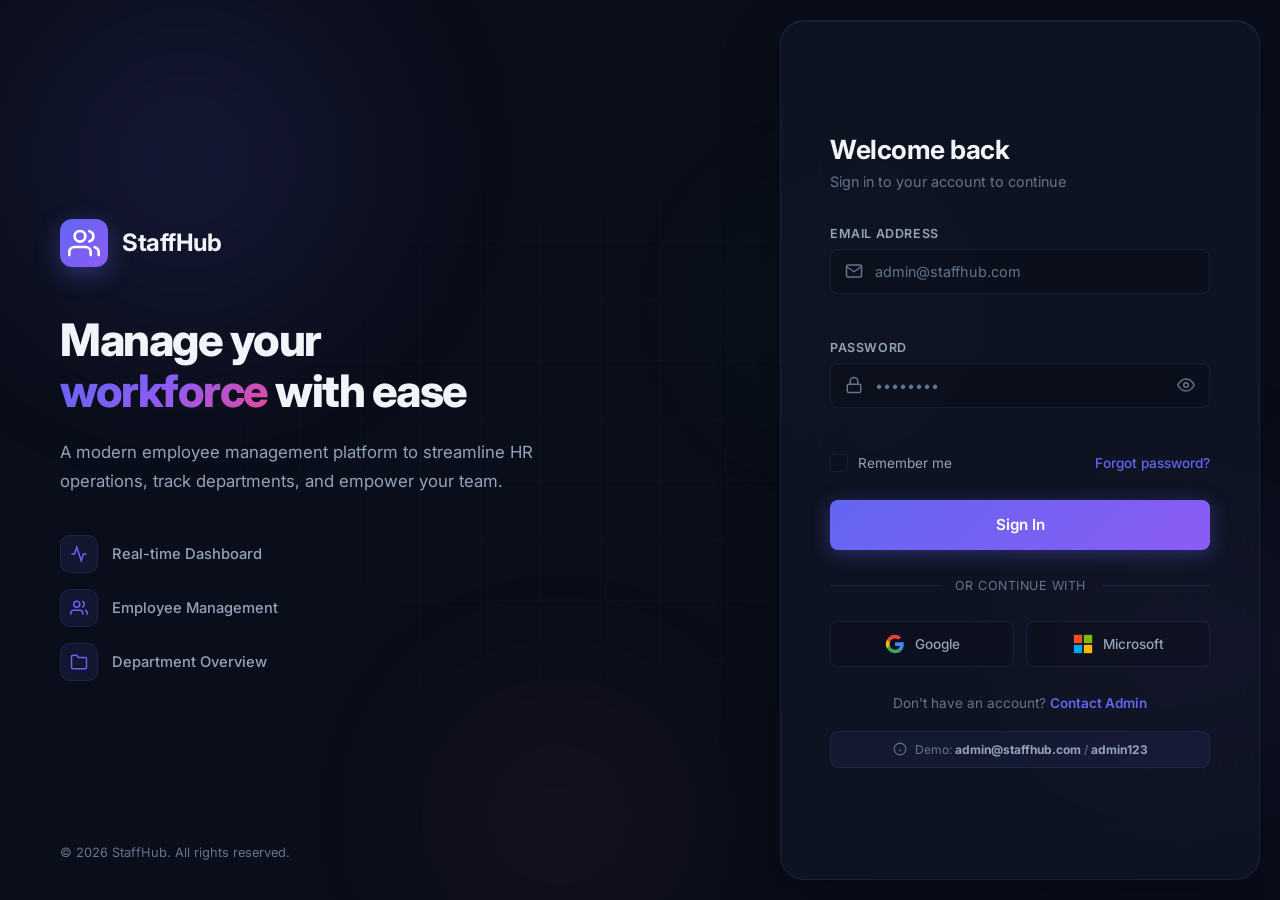
<file: index.html>
<!DOCTYPE html>
<html lang="en">

<head>
    <meta charset="UTF-8">
    <meta name="viewport" content="width=device-width, initial-scale=1.0">
    <meta name="description"
        content="Modern Employee Management System — Manage your workforce efficiently with an intuitive dashboard, employee records, and department overview.">
    <title>StaffHub — Employee Management System</title>
    <link rel="preconnect" href="https://fonts.googleapis.com">
    <link rel="preconnect" href="https://fonts.gstatic.com" crossorigin>
    <link href="https://fonts.googleapis.com/css2?family=Inter:wght@300;400;500;600;700;800&display=swap"
        rel="stylesheet">
    <link rel="stylesheet" href="style.css">
</head>

<body>
    <!-- Sidebar -->
    <aside class="sidebar" id="sidebar">
        <div class="sidebar-header">
            <div class="logo">
                <div class="logo-icon">
                    <svg width="28" height="28" viewBox="0 0 24 24" fill="none" stroke="currentColor" stroke-width="2"
                        stroke-linecap="round" stroke-linejoin="round">
                        <path d="M17 21v-2a4 4 0 0 0-4-4H5a4 4 0 0 0-4 4v2" />
                        <circle cx="9" cy="7" r="4" />
                        <path d="M23 21v-2a4 4 0 0 0-3-3.87" />
                        <path d="M16 3.13a4 4 0 0 1 0 7.75" />
                    </svg>
                </div>
                <span class="logo-text">StaffHub</span>
            </div>
        </div>
        <nav class="sidebar-nav">
            <a href="#" class="nav-item active" data-page="dashboard" id="nav-dashboard">
                <svg width="20" height="20" viewBox="0 0 24 24" fill="none" stroke="currentColor" stroke-width="2"
                    stroke-linecap="round" stroke-linejoin="round">
                    <rect x="3" y="3" width="7" height="7" />
                    <rect x="14" y="3" width="7" height="7" />
                    <rect x="14" y="14" width="7" height="7" />
                    <rect x="3" y="14" width="7" height="7" />
                </svg>
                <span>Dashboard</span>
            </a>
            <a href="#" class="nav-item" data-page="employees" id="nav-employees">
                <svg width="20" height="20" viewBox="0 0 24 24" fill="none" stroke="currentColor" stroke-width="2"
                    stroke-linecap="round" stroke-linejoin="round">
                    <path d="M17 21v-2a4 4 0 0 0-4-4H5a4 4 0 0 0-4 4v2" />
                    <circle cx="9" cy="7" r="4" />
                    <path d="M23 21v-2a4 4 0 0 0-3-3.87" />
                    <path d="M16 3.13a4 4 0 0 1 0 7.75" />
                </svg>
                <span>Employees</span>
            </a>
            <a href="#" class="nav-item" data-page="departments" id="nav-departments">
                <svg width="20" height="20" viewBox="0 0 24 24" fill="none" stroke="currentColor" stroke-width="2"
                    stroke-linecap="round" stroke-linejoin="round">
                    <path d="M22 19a2 2 0 0 1-2 2H4a2 2 0 0 1-2-2V5a2 2 0 0 1 2-2h5l2 3h9a2 2 0 0 1 2 2z" />
                </svg>
                <span>Departments</span>
            </a>
        </nav>
        <div class="sidebar-footer">
            <div class="user-info">
                <div class="user-avatar">A</div>
                <div class="user-details">
                    <span class="user-name">Admin User</span>
                    <span class="user-role">HR Manager</span>
                </div>
                <button class="logout-btn" id="logout-btn" title="Sign out" aria-label="Sign out">
                    <svg width="18" height="18" viewBox="0 0 24 24" fill="none" stroke="currentColor" stroke-width="2"
                        stroke-linecap="round" stroke-linejoin="round">
                        <path d="M9 21H5a2 2 0 0 1-2-2V5a2 2 0 0 1 2-2h4" />
                        <polyline points="16 17 21 12 16 7" />
                        <line x1="21" y1="12" x2="9" y2="12" />
                    </svg>
                </button>
            </div>
        </div>
    </aside>

    <!-- Main Content -->
    <main class="main-content">
        <!-- Top Bar -->
        <header class="topbar">
            <button class="menu-toggle" id="menu-toggle" aria-label="Toggle menu">
                <svg width="24" height="24" viewBox="0 0 24 24" fill="none" stroke="currentColor" stroke-width="2"
                    stroke-linecap="round" stroke-linejoin="round">
                    <line x1="3" y1="12" x2="21" y2="12" />
                    <line x1="3" y1="6" x2="21" y2="6" />
                    <line x1="3" y1="18" x2="21" y2="18" />
                </svg>
            </button>
            <div class="topbar-search">
                <svg width="18" height="18" viewBox="0 0 24 24" fill="none" stroke="currentColor" stroke-width="2"
                    stroke-linecap="round" stroke-linejoin="round">
                    <circle cx="11" cy="11" r="8" />
                    <line x1="21" y1="21" x2="16.65" y2="16.65" />
                </svg>
                <input type="text" placeholder="Search employees, departments..." id="global-search">
            </div>
            <div class="topbar-actions">
                <button class="btn btn-primary" id="add-employee-btn">
                    <svg width="18" height="18" viewBox="0 0 24 24" fill="none" stroke="currentColor" stroke-width="2"
                        stroke-linecap="round" stroke-linejoin="round">
                        <line x1="12" y1="5" x2="12" y2="19" />
                        <line x1="5" y1="12" x2="19" y2="12" />
                    </svg>
                    <span>Add Employee</span>
                </button>
            </div>
        </header>

        <!-- Pages -->
        <div class="page-content">
            <!-- Dashboard Page -->
            <section class="page active" id="page-dashboard">
                <div class="page-header">
                    <h1>Dashboard</h1>
                    <p class="page-subtitle">Welcome back! Here's your workforce overview.</p>
                </div>
                <div class="stats-grid">
                    <div class="stat-card" id="stat-total">
                        <div class="stat-icon" style="--accent: #6366f1;">
                            <svg width="24" height="24" viewBox="0 0 24 24" fill="none" stroke="currentColor"
                                stroke-width="2">
                                <path d="M17 21v-2a4 4 0 0 0-4-4H5a4 4 0 0 0-4 4v2" />
                                <circle cx="9" cy="7" r="4" />
                                <path d="M23 21v-2a4 4 0 0 0-3-3.87" />
                                <path d="M16 3.13a4 4 0 0 1 0 7.75" />
                            </svg>
                        </div>
                        <div class="stat-info">
                            <span class="stat-value" id="total-employees">0</span>
                            <span class="stat-label">Total Employees</span>
                        </div>
                    </div>
                    <div class="stat-card" id="stat-departments">
                        <div class="stat-icon" style="--accent: #8b5cf6;">
                            <svg width="24" height="24" viewBox="0 0 24 24" fill="none" stroke="currentColor"
                                stroke-width="2">
                                <path d="M22 19a2 2 0 0 1-2 2H4a2 2 0 0 1-2-2V5a2 2 0 0 1 2-2h5l2 3h9a2 2 0 0 1 2 2z" />
                            </svg>
                        </div>
                        <div class="stat-info">
                            <span class="stat-value" id="total-departments">0</span>
                            <span class="stat-label">Departments</span>
                        </div>
                    </div>
                    <div class="stat-card" id="stat-active">
                        <div class="stat-icon" style="--accent: #10b981;">
                            <svg width="24" height="24" viewBox="0 0 24 24" fill="none" stroke="currentColor"
                                stroke-width="2">
                                <polyline points="22 12 18 12 15 21 9 3 6 12 2 12" />
                            </svg>
                        </div>
                        <div class="stat-info">
                            <span class="stat-value" id="active-employees">0</span>
                            <span class="stat-label">Active</span>
                        </div>
                    </div>
                    <div class="stat-card" id="stat-onleave">
                        <div class="stat-icon" style="--accent: #f59e0b;">
                            <svg width="24" height="24" viewBox="0 0 24 24" fill="none" stroke="currentColor"
                                stroke-width="2">
                                <circle cx="12" cy="12" r="10" />
                                <line x1="12" y1="8" x2="12" y2="12" />
                                <line x1="12" y1="16" x2="12.01" y2="16" />
                            </svg>
                        </div>
                        <div class="stat-info">
                            <span class="stat-value" id="onleave-employees">0</span>
                            <span class="stat-label">On Leave</span>
                        </div>
                    </div>
                </div>

                <div class="dashboard-grid">
                    <div class="card recent-employees-card">
                        <div class="card-header">
                            <h2>Recent Employees</h2>
                            <a href="#" class="view-all-link" data-page="employees">View All</a>
                        </div>
                        <div class="card-body">
                            <div id="recent-employees-list" class="recent-list"></div>
                        </div>
                    </div>
                    <div class="card department-breakdown-card">
                        <div class="card-header">
                            <h2>Department Breakdown</h2>
                        </div>
                        <div class="card-body">
                            <div id="department-chart" class="department-bars"></div>
                        </div>
                    </div>
                </div>
            </section>

            <!-- Employees Page -->
            <section class="page" id="page-employees">
                <div class="page-header">
                    <h1>Employees</h1>
                    <p class="page-subtitle">Manage your team members and their information.</p>
                </div>
                <div class="table-controls">
                    <div class="table-search">
                        <svg width="18" height="18" viewBox="0 0 24 24" fill="none" stroke="currentColor"
                            stroke-width="2" stroke-linecap="round" stroke-linejoin="round">
                            <circle cx="11" cy="11" r="8" />
                            <line x1="21" y1="21" x2="16.65" y2="16.65" />
                        </svg>
                        <input type="text" placeholder="Search by name, email, or role..." id="employee-search">
                    </div>
                    <div class="table-filters">
                        <select id="filter-department" class="filter-select">
                            <option value="">All Departments</option>
                        </select>
                        <select id="filter-status" class="filter-select">
                            <option value="">All Status</option>
                            <option value="Active">Active</option>
                            <option value="On Leave">On Leave</option>
                            <option value="Inactive">Inactive</option>
                        </select>
                    </div>
                </div>
                <div class="card table-card">
                    <div class="table-wrapper">
                        <table class="data-table" id="employees-table">
                            <thead>
                                <tr>
                                    <th>Employee</th>
                                    <th>Email</th>
                                    <th>Department</th>
                                    <th>Role</th>
                                    <th>Status</th>
                                    <th>Actions</th>
                                </tr>
                            </thead>
                            <tbody id="employees-table-body">
                            </tbody>
                        </table>
                    </div>
                    <div class="empty-state" id="employees-empty" style="display:none;">
                        <svg width="64" height="64" viewBox="0 0 24 24" fill="none" stroke="currentColor"
                            stroke-width="1" stroke-linecap="round" stroke-linejoin="round">
                            <path d="M17 21v-2a4 4 0 0 0-4-4H5a4 4 0 0 0-4 4v2" />
                            <circle cx="9" cy="7" r="4" />
                            <line x1="17" y1="11" x2="23" y2="11" />
                        </svg>
                        <h3>No employees found</h3>
                        <p>Get started by adding your first employee.</p>
                    </div>
                </div>
            </section>

            <!-- Departments Page -->
            <section class="page" id="page-departments">
                <div class="page-header">
                    <h1>Departments</h1>
                    <p class="page-subtitle">Overview of all departments and their team sizes.</p>
                </div>
                <div class="departments-grid" id="departments-grid">
                </div>
                <div class="empty-state" id="departments-empty" style="display:none;">
                    <svg width="64" height="64" viewBox="0 0 24 24" fill="none" stroke="currentColor" stroke-width="1"
                        stroke-linecap="round" stroke-linejoin="round">
                        <path d="M22 19a2 2 0 0 1-2 2H4a2 2 0 0 1-2-2V5a2 2 0 0 1 2-2h5l2 3h9a2 2 0 0 1 2 2z" />
                    </svg>
                    <h3>No departments yet</h3>
                    <p>Departments are created automatically when you add employees.</p>
                </div>
            </section>
        </div>
    </main>

    <!-- Employee Modal -->
    <div class="modal-overlay" id="employee-modal">
        <div class="modal">
            <div class="modal-header">
                <h2 id="modal-title">Add Employee</h2>
                <button class="modal-close" id="modal-close" aria-label="Close modal">
                    <svg width="20" height="20" viewBox="0 0 24 24" fill="none" stroke="currentColor" stroke-width="2"
                        stroke-linecap="round" stroke-linejoin="round">
                        <line x1="18" y1="6" x2="6" y2="18" />
                        <line x1="6" y1="6" x2="18" y2="18" />
                    </svg>
                </button>
            </div>
            <form id="employee-form" class="modal-form">
                <input type="hidden" id="employee-id">
                <div class="form-row">
                    <div class="form-group">
                        <label for="emp-first-name">First Name</label>
                        <input type="text" id="emp-first-name" required placeholder="e.g. John">
                    </div>
                    <div class="form-group">
                        <label for="emp-last-name">Last Name</label>
                        <input type="text" id="emp-last-name" required placeholder="e.g. Doe">
                    </div>
                </div>
                <div class="form-group">
                    <label for="emp-email">Email Address</label>
                    <input type="email" id="emp-email" required placeholder="e.g. john.doe@company.com">
                </div>
                <div class="form-row">
                    <div class="form-group">
                        <label for="emp-phone">Phone Number</label>
                        <input type="tel" id="emp-phone" placeholder="e.g. +1 234 567 890">
                    </div>
                    <div class="form-group">
                        <label for="emp-doj">Date of Joining</label>
                        <input type="date" id="emp-doj" required>
                    </div>
                </div>
                <div class="form-row">
                    <div class="form-group">
                        <label for="emp-department">Department</label>
                        <input type="text" id="emp-department" required placeholder="e.g. Engineering"
                            list="dept-suggestions">
                        <datalist id="dept-suggestions"></datalist>
                    </div>
                    <div class="form-group">
                        <label for="emp-role">Role / Position</label>
                        <input type="text" id="emp-role" required placeholder="e.g. Software Engineer">
                    </div>
                </div>
                <div class="form-row">
                    <div class="form-group">
                        <label for="emp-salary">Salary</label>
                        <input type="number" id="emp-salary" placeholder="e.g. 75000" min="0">
                    </div>
                    <div class="form-group">
                        <label for="emp-status">Status</label>
                        <select id="emp-status">
                            <option value="Active">Active</option>
                            <option value="On Leave">On Leave</option>
                            <option value="Inactive">Inactive</option>
                        </select>
                    </div>
                </div>
                <div class="form-actions">
                    <button type="button" class="btn btn-ghost" id="modal-cancel">Cancel</button>
                    <button type="submit" class="btn btn-primary" id="modal-submit">Add Employee</button>
                </div>
            </form>
        </div>
    </div>

    <!-- Delete Confirmation Modal -->
    <div class="modal-overlay" id="delete-modal">
        <div class="modal modal-sm">
            <div class="modal-header">
                <h2>Confirm Deletion</h2>
                <button class="modal-close" id="delete-modal-close" aria-label="Close modal">
                    <svg width="20" height="20" viewBox="0 0 24 24" fill="none" stroke="currentColor" stroke-width="2"
                        stroke-linecap="round" stroke-linejoin="round">
                        <line x1="18" y1="6" x2="6" y2="18" />
                        <line x1="6" y1="6" x2="18" y2="18" />
                    </svg>
                </button>
            </div>
            <div class="modal-body">
                <p>Are you sure you want to delete <strong id="delete-emp-name"></strong>? This action cannot be undone.
                </p>
            </div>
            <div class="form-actions">
                <button class="btn btn-ghost" id="delete-cancel">Cancel</button>
                <button class="btn btn-danger" id="delete-confirm">Delete</button>
            </div>
        </div>
    </div>

    <!-- Toast Notification -->
    <div class="toast-container" id="toast-container"></div>

    <script src="app.js"></script>
</body>

</html>
</file>
<file: style.css>
/* ===== CSS Variables & Reset ===== */
:root {
    --bg-primary: #0a0e1a;
    --bg-secondary: #111827;
    --bg-card: rgba(17, 24, 39, 0.7);
    --bg-card-hover: rgba(30, 41, 59, 0.8);
    --border: rgba(99, 102, 241, 0.15);
    --border-hover: rgba(99, 102, 241, 0.35);
    --text-primary: #f1f5f9;
    --text-secondary: #94a3b8;
    --text-muted: #64748b;
    --accent: #6366f1;
    --accent-hover: #818cf8;
    --accent-glow: rgba(99, 102, 241, 0.25);
    --success: #10b981;
    --warning: #f59e0b;
    --danger: #ef4444;
    --danger-hover: #f87171;
    --sidebar-width: 260px;
    --topbar-height: 72px;
    --radius: 12px;
    --radius-sm: 8px;
    --transition: 0.25s cubic-bezier(0.4, 0, 0.2, 1);
}

*, *::before, *::after { box-sizing: border-box; margin: 0; padding: 0; }

body {
    font-family: 'Inter', system-ui, sans-serif;
    background: var(--bg-primary);
    color: var(--text-primary);
    min-height: 100vh;
    overflow-x: hidden;
    background-image:
        radial-gradient(ellipse 80% 50% at 50% -20%, rgba(99,102,241,0.12), transparent),
        radial-gradient(ellipse 60% 40% at 80% 100%, rgba(139,92,246,0.08), transparent);
}

/* ===== Scrollbar ===== */
::-webkit-scrollbar { width: 6px; }
::-webkit-scrollbar-track { background: transparent; }
::-webkit-scrollbar-thumb { background: var(--text-muted); border-radius: 3px; }
::-webkit-scrollbar-thumb:hover { background: var(--text-secondary); }

/* ===== Sidebar ===== */
.sidebar {
    position: fixed; left: 0; top: 0; bottom: 0;
    width: var(--sidebar-width);
    background: rgba(15, 23, 42, 0.95);
    backdrop-filter: blur(20px);
    border-right: 1px solid var(--border);
    display: flex; flex-direction: column;
    z-index: 100;
    transition: transform var(--transition);
}

.sidebar-header { padding: 24px 20px; border-bottom: 1px solid var(--border); }

.logo { display: flex; align-items: center; gap: 12px; }

.logo-icon {
    width: 42px; height: 42px;
    background: linear-gradient(135deg, #6366f1, #8b5cf6);
    border-radius: 10px;
    display: flex; align-items: center; justify-content: center;
    color: #fff;
    box-shadow: 0 4px 15px rgba(99,102,241,0.35);
}

.logo-text { font-size: 1.3rem; font-weight: 700; letter-spacing: -0.5px; }

.sidebar-nav { flex: 1; padding: 16px 12px; display: flex; flex-direction: column; gap: 4px; }

.nav-item {
    display: flex; align-items: center; gap: 12px;
    padding: 12px 16px;
    border-radius: var(--radius-sm);
    color: var(--text-secondary);
    text-decoration: none;
    font-size: 0.9rem; font-weight: 500;
    transition: all var(--transition);
    position: relative;
}

.nav-item:hover { color: var(--text-primary); background: rgba(99,102,241,0.08); }

.nav-item.active {
    color: #fff;
    background: linear-gradient(135deg, rgba(99,102,241,0.2), rgba(139,92,246,0.15));
    box-shadow: 0 0 20px rgba(99,102,241,0.1);
}

.nav-item.active::before {
    content: '';
    position: absolute; left: 0; top: 50%; transform: translateY(-50%);
    width: 3px; height: 24px;
    background: var(--accent);
    border-radius: 0 3px 3px 0;
}

.sidebar-footer { padding: 16px 20px; border-top: 1px solid var(--border); }

.user-info { display: flex; align-items: center; gap: 12px; }

.user-avatar {
    width: 38px; height: 38px;
    background: linear-gradient(135deg, #6366f1, #ec4899);
    border-radius: 10px;
    display: flex; align-items: center; justify-content: center;
    font-weight: 600; font-size: 0.9rem; color: #fff;
}

.user-details { display: flex; flex-direction: column; }
.user-name { font-size: 0.85rem; font-weight: 600; }
.user-role { font-size: 0.75rem; color: var(--text-muted); }

.logout-btn {
    margin-left: auto;
    background: none;
    border: 1px solid transparent;
    color: var(--text-muted);
    cursor: pointer;
    padding: 8px;
    border-radius: var(--radius-sm);
    display: flex;
    align-items: center;
    justify-content: center;
    transition: all var(--transition);
    flex-shrink: 0;
}

.logout-btn:hover {
    color: var(--danger);
    background: rgba(239,68,68,0.1);
    border-color: rgba(239,68,68,0.25);
}

/* ===== Main Content ===== */
.main-content {
    margin-left: var(--sidebar-width);
    min-height: 100vh;
    transition: margin-left var(--transition);
}

/* ===== Top Bar ===== */
.topbar {
    height: var(--topbar-height);
    padding: 0 32px;
    display: flex; align-items: center; gap: 16px;
    border-bottom: 1px solid var(--border);
    background: rgba(10, 14, 26, 0.8);
    backdrop-filter: blur(12px);
    position: sticky; top: 0; z-index: 50;
}

.menu-toggle {
    display: none;
    background: none; border: none; color: var(--text-secondary);
    cursor: pointer; padding: 8px; border-radius: var(--radius-sm);
    transition: all var(--transition);
}

.menu-toggle:hover { color: var(--text-primary); background: rgba(99,102,241,0.1); }

.topbar-search {
    flex: 1; max-width: 420px;
    display: flex; align-items: center; gap: 10px;
    background: var(--bg-secondary);
    border: 1px solid var(--border);
    border-radius: var(--radius-sm);
    padding: 0 14px;
    transition: border-color var(--transition);
}

.topbar-search:focus-within { border-color: var(--accent); box-shadow: 0 0 0 3px var(--accent-glow); }

.topbar-search svg { color: var(--text-muted); flex-shrink: 0; }

.topbar-search input {
    flex: 1; background: none; border: none; outline: none;
    color: var(--text-primary); font-size: 0.875rem;
    padding: 10px 0; font-family: inherit;
}

.topbar-search input::placeholder { color: var(--text-muted); }

.topbar-actions { margin-left: auto; display: flex; align-items: center; gap: 12px; }

/* ===== Buttons ===== */
.btn {
    display: inline-flex; align-items: center; gap: 8px;
    padding: 10px 20px;
    border-radius: var(--radius-sm);
    font-size: 0.875rem; font-weight: 500; font-family: inherit;
    cursor: pointer; border: none;
    transition: all var(--transition);
}

.btn-primary {
    background: linear-gradient(135deg, #6366f1, #8b5cf6);
    color: #fff;
    box-shadow: 0 4px 15px rgba(99,102,241,0.3);
}

.btn-primary:hover {
    transform: translateY(-1px);
    box-shadow: 0 6px 20px rgba(99,102,241,0.45);
}

.btn-ghost {
    background: transparent;
    color: var(--text-secondary);
    border: 1px solid var(--border);
}

.btn-ghost:hover { color: var(--text-primary); border-color: var(--border-hover); background: rgba(99,102,241,0.05); }

.btn-danger { background: var(--danger); color: #fff; }
.btn-danger:hover { background: var(--danger-hover); }

.btn-icon {
    width: 36px; height: 36px; padding: 0;
    display: inline-flex; align-items: center; justify-content: center;
    border-radius: var(--radius-sm);
    background: transparent; border: 1px solid transparent;
    color: var(--text-muted); cursor: pointer;
    transition: all var(--transition);
}

.btn-icon:hover { color: var(--text-primary); background: rgba(99,102,241,0.1); border-color: var(--border); }
.btn-icon.danger:hover { color: var(--danger); background: rgba(239,68,68,0.1); border-color: rgba(239,68,68,0.3); }

/* ===== Page Content ===== */
.page-content { padding: 32px; }

.page { display: none; animation: fadeIn 0.35s ease; }
.page.active { display: block; }

@keyframes fadeIn { from { opacity: 0; transform: translateY(10px); } to { opacity: 1; transform: translateY(0); } }

.page-header { margin-bottom: 28px; }
.page-header h1 { font-size: 1.75rem; font-weight: 700; letter-spacing: -0.5px; }
.page-subtitle { color: var(--text-secondary); font-size: 0.9rem; margin-top: 4px; }

/* ===== Stats Grid ===== */
.stats-grid { display: grid; grid-template-columns: repeat(4, 1fr); gap: 20px; margin-bottom: 28px; }

.stat-card {
    background: var(--bg-card);
    backdrop-filter: blur(10px);
    border: 1px solid var(--border);
    border-radius: var(--radius);
    padding: 24px;
    display: flex; align-items: center; gap: 18px;
    transition: all var(--transition);
    position: relative;
    overflow: hidden;
}

.stat-card::before {
    content: '';
    position: absolute; top: 0; left: 0; right: 0;
    height: 2px;
    background: linear-gradient(90deg, transparent, var(--accent, #6366f1), transparent);
    opacity: 0;
    transition: opacity var(--transition);
}

.stat-card:hover { border-color: var(--border-hover); transform: translateY(-2px); }
.stat-card:hover::before { opacity: 1; }

.stat-icon {
    width: 52px; height: 52px;
    background: rgba(99,102,241,0.1);
    border-radius: 12px;
    display: flex; align-items: center; justify-content: center;
    color: var(--accent, #6366f1);
    flex-shrink: 0;
}

.stat-info { display: flex; flex-direction: column; gap: 4px; }
.stat-value { font-size: 1.75rem; font-weight: 700; letter-spacing: -1px; }
.stat-label { font-size: 0.8rem; color: var(--text-muted); font-weight: 500; text-transform: uppercase; letter-spacing: 0.5px; }

/* ===== Dashboard Grid ===== */
.dashboard-grid { display: grid; grid-template-columns: 1.2fr 0.8fr; gap: 20px; }

/* ===== Cards ===== */
.card {
    background: var(--bg-card);
    backdrop-filter: blur(10px);
    border: 1px solid var(--border);
    border-radius: var(--radius);
    overflow: hidden;
}

.card-header {
    padding: 20px 24px;
    border-bottom: 1px solid var(--border);
    display: flex; align-items: center; justify-content: space-between;
}

.card-header h2 { font-size: 1rem; font-weight: 600; }

.view-all-link { font-size: 0.8rem; color: var(--accent); text-decoration: none; font-weight: 500; }
.view-all-link:hover { color: var(--accent-hover); }

.card-body { padding: 16px 24px; }

/* ===== Recent Employees List ===== */
.recent-list { display: flex; flex-direction: column; }

.recent-item {
    display: flex; align-items: center; gap: 14px;
    padding: 14px 0;
    border-bottom: 1px solid var(--border);
}

.recent-item:last-child { border-bottom: none; }

.emp-avatar {
    width: 40px; height: 40px;
    border-radius: 10px;
    display: flex; align-items: center; justify-content: center;
    font-weight: 600; font-size: 0.85rem; color: #fff;
    flex-shrink: 0;
}

.emp-info { flex: 1; }
.emp-name { font-size: 0.9rem; font-weight: 600; }
.emp-role-small { font-size: 0.78rem; color: var(--text-muted); }

.emp-status-badge {
    padding: 4px 12px;
    border-radius: 20px;
    font-size: 0.72rem;
    font-weight: 600;
    text-transform: uppercase;
    letter-spacing: 0.5px;
}

.emp-status-badge.active { background: rgba(16,185,129,0.15); color: var(--success); }
.emp-status-badge.on-leave { background: rgba(245,158,11,0.15); color: var(--warning); }
.emp-status-badge.inactive { background: rgba(239,68,68,0.15); color: var(--danger); }

/* ===== Department Bars ===== */
.department-bars { display: flex; flex-direction: column; gap: 16px; padding: 4px 0; }

.dept-bar-item { display: flex; flex-direction: column; gap: 8px; }

.dept-bar-header { display: flex; justify-content: space-between; align-items: center; }
.dept-bar-name { font-size: 0.85rem; font-weight: 500; }
.dept-bar-count { font-size: 0.8rem; color: var(--text-muted); }

.dept-bar-track {
    height: 8px;
    background: rgba(99,102,241,0.1);
    border-radius: 4px;
    overflow: hidden;
}

.dept-bar-fill {
    height: 100%;
    border-radius: 4px;
    transition: width 0.8s cubic-bezier(0.4, 0, 0.2, 1);
    background: linear-gradient(90deg, #6366f1, #8b5cf6);
}

/* ===== Table ===== */
.table-controls {
    display: flex; align-items: center; justify-content: space-between;
    margin-bottom: 16px; gap: 16px; flex-wrap: wrap;
}

.table-search {
    display: flex; align-items: center; gap: 10px;
    background: var(--bg-secondary);
    border: 1px solid var(--border);
    border-radius: var(--radius-sm);
    padding: 0 14px; flex: 1; max-width: 360px;
    transition: border-color var(--transition);
}

.table-search:focus-within { border-color: var(--accent); box-shadow: 0 0 0 3px var(--accent-glow); }
.table-search svg { color: var(--text-muted); flex-shrink: 0; }

.table-search input {
    flex: 1; background: none; border: none; outline: none;
    color: var(--text-primary); font-size: 0.875rem;
    padding: 10px 0; font-family: inherit;
}

.table-search input::placeholder { color: var(--text-muted); }

.table-filters { display: flex; gap: 10px; }

.filter-select {
    background: var(--bg-secondary);
    border: 1px solid var(--border);
    border-radius: var(--radius-sm);
    color: var(--text-secondary);
    padding: 10px 14px;
    font-size: 0.85rem; font-family: inherit;
    cursor: pointer;
    transition: all var(--transition);
}

.filter-select:focus { border-color: var(--accent); outline: none; box-shadow: 0 0 0 3px var(--accent-glow); }

.table-wrapper { overflow-x: auto; }

.data-table { width: 100%; border-collapse: collapse; }

.data-table th {
    text-align: left; padding: 14px 20px;
    font-size: 0.75rem; font-weight: 600;
    text-transform: uppercase; letter-spacing: 0.5px;
    color: var(--text-muted);
    border-bottom: 1px solid var(--border);
    white-space: nowrap;
}

.data-table td {
    padding: 16px 20px;
    font-size: 0.875rem;
    border-bottom: 1px solid var(--border);
    vertical-align: middle;
}

.data-table tbody tr { transition: background var(--transition); }
.data-table tbody tr:hover { background: rgba(99,102,241,0.04); }
.data-table tbody tr:last-child td { border-bottom: none; }

.emp-cell { display: flex; align-items: center; gap: 12px; }
.emp-cell .emp-avatar { width: 36px; height: 36px; font-size: 0.8rem; }

.actions-cell { display: flex; gap: 4px; }

/* ===== Empty State ===== */
.empty-state {
    display: flex; flex-direction: column; align-items: center; justify-content: center;
    padding: 60px 20px; color: var(--text-muted); text-align: center;
}

.empty-state svg { margin-bottom: 16px; opacity: 0.3; }
.empty-state h3 { font-size: 1.1rem; font-weight: 600; color: var(--text-secondary); margin-bottom: 6px; }
.empty-state p { font-size: 0.85rem; }

/* ===== Departments Grid ===== */
.departments-grid { display: grid; grid-template-columns: repeat(auto-fill, minmax(280px, 1fr)); gap: 20px; }

.dept-card {
    background: var(--bg-card);
    backdrop-filter: blur(10px);
    border: 1px solid var(--border);
    border-radius: var(--radius);
    padding: 28px;
    position: relative; overflow: hidden;
    transition: all var(--transition);
}

.dept-card:hover { border-color: var(--border-hover); transform: translateY(-3px); box-shadow: 0 8px 30px rgba(0,0,0,0.2); }

.dept-card::before {
    content: '';
    position: absolute; top: 0; left: 0; right: 0;
    height: 3px;
    background: linear-gradient(90deg, var(--dept-color, #6366f1), transparent);
}

.dept-card-icon {
    width: 48px; height: 48px;
    background: rgba(99,102,241,0.1);
    border-radius: 12px;
    display: flex; align-items: center; justify-content: center;
    margin-bottom: 16px;
    color: var(--dept-color, var(--accent));
}

.dept-card h3 { font-size: 1.05rem; font-weight: 600; margin-bottom: 6px; }
.dept-card-count { font-size: 0.85rem; color: var(--text-muted); }

.dept-card-members { display: flex; margin-top: 16px; }

.dept-card-members .emp-avatar {
    width: 32px; height: 32px;
    font-size: 0.7rem;
    border: 2px solid var(--bg-primary);
    margin-left: -8px;  
}

.dept-card-members .emp-avatar:first-child { margin-left: 0; }

.dept-card-more {
    width: 32px; height: 32px;
    border-radius: 10px;
    background: var(--bg-secondary);
    border: 2px solid var(--bg-primary);
    display: flex; align-items: center; justify-content: center;
    font-size: 0.65rem; color: var(--text-muted); font-weight: 600;
    margin-left: -8px;
}

/* ===== Modal ===== */
.modal-overlay {
    position: fixed; inset: 0;
    background: rgba(0,0,0,0.6);
    backdrop-filter: blur(4px);
    display: flex; align-items: center; justify-content: center;
    z-index: 200;
    opacity: 0; visibility: hidden;
    transition: all var(--transition);
}

.modal-overlay.active { opacity: 1; visibility: visible; }

.modal {
    background: var(--bg-secondary);
    border: 1px solid var(--border);
    border-radius: 16px;
    width: 100%; max-width: 560px;
    max-height: 90vh; overflow-y: auto;
    transform: scale(0.95) translateY(10px);
    transition: transform var(--transition);
    box-shadow: 0 25px 60px rgba(0,0,0,0.4);
}

.modal-overlay.active .modal { transform: scale(1) translateY(0); }

.modal-sm { max-width: 420px; }

.modal-header {
    padding: 24px 28px 16px;
    display: flex; align-items: center; justify-content: space-between;
}

.modal-header h2 { font-size: 1.2rem; font-weight: 700; }

.modal-close {
    background: none; border: none; color: var(--text-muted);
    cursor: pointer; padding: 4px;
    transition: color var(--transition);
}

.modal-close:hover { color: var(--text-primary); }

.modal-body { padding: 0 28px 24px; }
.modal-body p { color: var(--text-secondary); font-size: 0.9rem; line-height: 1.6; }

.modal-form { padding: 0 28px 28px; }

.form-row { display: grid; grid-template-columns: 1fr 1fr; gap: 16px; }

.form-group { margin-bottom: 18px; display: flex; flex-direction: column; gap: 6px; }

.form-group label {
    font-size: 0.8rem; font-weight: 600; color: var(--text-secondary);
    text-transform: uppercase; letter-spacing: 0.5px;
}

.form-group input, .form-group select {
    background: var(--bg-primary);
    border: 1px solid var(--border);
    border-radius: var(--radius-sm);
    padding: 11px 14px;
    color: var(--text-primary);
    font-size: 0.875rem; font-family: inherit;
    transition: all var(--transition);
}

.form-group input:focus, .form-group select:focus {
    outline: none; border-color: var(--accent);
    box-shadow: 0 0 0 3px var(--accent-glow);
}

.form-group input::placeholder { color: var(--text-muted); }

.form-actions {
    display: flex; justify-content: flex-end; gap: 12px;
    padding-top: 8px;
}

/* ===== Toast ===== */
.toast-container { position: fixed; bottom: 24px; right: 24px; z-index: 300; display: flex; flex-direction: column; gap: 10px; }

.toast {
    background: var(--bg-secondary);
    border: 1px solid var(--border);
    border-radius: var(--radius-sm);
    padding: 14px 20px;
    display: flex; align-items: center; gap: 12px;
    min-width: 280px;
    box-shadow: 0 10px 30px rgba(0,0,0,0.3);
    animation: toastIn 0.35s ease forwards;
    font-size: 0.875rem;
}

.toast.success { border-left: 3px solid var(--success); }
.toast.error { border-left: 3px solid var(--danger); }

.toast.removing { animation: toastOut 0.3s ease forwards; }

@keyframes toastIn { from { opacity: 0; transform: translateX(40px); } to { opacity: 1; transform: translateX(0); } }
@keyframes toastOut { from { opacity: 1; transform: translateX(0); } to { opacity: 0; transform: translateX(40px); } }

/* ===== Responsive ===== */
@media (max-width: 1024px) {
    .stats-grid { grid-template-columns: repeat(2, 1fr); }
    .dashboard-grid { grid-template-columns: 1fr; }
}

@media (max-width: 768px) {
    .sidebar { transform: translateX(-100%); }
    .sidebar.open { transform: translateX(0); }
    .main-content { margin-left: 0; }
    .menu-toggle { display: flex; }
    .topbar { padding: 0 16px; }
    .page-content { padding: 20px 16px; }
    .stats-grid { grid-template-columns: 1fr 1fr; }
    .form-row { grid-template-columns: 1fr; }
    .table-controls { flex-direction: column; }
    .table-search { max-width: 100%; }
    .btn span { display: none; }
}

@media (max-width: 480px) {
    .stats-grid { grid-template-columns: 1fr; }
}
</file>
<file: login.css>
/* ===== CSS Variables & Reset ===== */
:root {
    --bg-primary: #0a0e1a;
    --bg-secondary: #111827;
    --bg-card: rgba(17, 24, 39, 0.7);
    --border: rgba(99, 102, 241, 0.15);
    --border-hover: rgba(99, 102, 241, 0.35);
    --text-primary: #f1f5f9;
    --text-secondary: #94a3b8;
    --text-muted: #64748b;
    --accent: #6366f1;
    --accent-hover: #818cf8;
    --accent-glow: rgba(99, 102, 241, 0.25);
    --success: #10b981;
    --danger: #ef4444;
    --radius: 12px;
    --radius-sm: 8px;
    --transition: 0.3s cubic-bezier(0.4, 0, 0.2, 1);
}

*, *::before, *::after { box-sizing: border-box; margin: 0; padding: 0; }

html, body { height: 100%; }

body {
    font-family: 'Inter', system-ui, sans-serif;
    background: var(--bg-primary);
    color: var(--text-primary);
    overflow: hidden;
}

/* ===== Animated Background ===== */
.bg-animation {
    position: fixed;
    inset: 0;
    z-index: 0;
    overflow: hidden;
}

.orb {
    position: absolute;
    border-radius: 50%;
    filter: blur(80px);
    opacity: 0.5;
    animation: float 20s ease-in-out infinite;
}

.orb-1 {
    width: 500px; height: 500px;
    background: radial-gradient(circle, rgba(99,102,241,0.35), transparent 70%);
    top: -10%; left: -5%;
    animation-duration: 22s;
}

.orb-2 {
    width: 400px; height: 400px;
    background: radial-gradient(circle, rgba(139,92,246,0.3), transparent 70%);
    top: 50%; right: -8%;
    animation-duration: 18s;
    animation-delay: -5s;
}

.orb-3 {
    width: 350px; height: 350px;
    background: radial-gradient(circle, rgba(236,72,153,0.2), transparent 70%);
    bottom: -10%; left: 30%;
    animation-duration: 25s;
    animation-delay: -10s;
}

.orb-4 {
    width: 250px; height: 250px;
    background: radial-gradient(circle, rgba(16,185,129,0.2), transparent 70%);
    top: 20%; right: 25%;
    animation-duration: 15s;
    animation-delay: -3s;
}

@keyframes float {
    0%, 100% { transform: translate(0, 0) scale(1); }
    25% { transform: translate(30px, -40px) scale(1.05); }
    50% { transform: translate(-20px, 20px) scale(0.95); }
    75% { transform: translate(40px, 30px) scale(1.02); }
}

.grid-overlay {
    position: absolute;
    inset: 0;
    background-image:
        linear-gradient(rgba(99,102,241,0.03) 1px, transparent 1px),
        linear-gradient(90deg, rgba(99,102,241,0.03) 1px, transparent 1px);
    background-size: 60px 60px;
    mask-image: radial-gradient(ellipse 70% 70% at 50% 50%, black 20%, transparent 70%);
    -webkit-mask-image: radial-gradient(ellipse 70% 70% at 50% 50%, black 20%, transparent 70%);
}

/* ===== Login Container ===== */
.login-container {
    position: relative;
    z-index: 1;
    display: flex;
    height: 100vh;
    width: 100%;
}

/* ===== Left Panel — Branding ===== */
.login-branding {
    flex: 1;
    display: flex;
    flex-direction: column;
    justify-content: center;
    padding: 60px;
    position: relative;
    overflow: hidden;
}

.branding-content {
    max-width: 480px;
    animation: slideUp 0.8s ease-out;
}

.brand-logo {
    display: flex;
    align-items: center;
    gap: 14px;
    margin-bottom: 48px;
}

.brand-icon {
    width: 48px; height: 48px;
    background: linear-gradient(135deg, #6366f1, #8b5cf6);
    border-radius: 12px;
    display: flex; align-items: center; justify-content: center;
    color: #fff;
    box-shadow: 0 8px 25px rgba(99,102,241,0.35);
}

.brand-name {
    font-size: 1.5rem;
    font-weight: 700;
    letter-spacing: -0.5px;
}

.brand-headline {
    font-size: 2.8rem;
    font-weight: 800;
    line-height: 1.15;
    letter-spacing: -1.5px;
    margin-bottom: 20px;
}

.gradient-text {
    background: linear-gradient(135deg, #6366f1, #8b5cf6, #ec4899);
    -webkit-background-clip: text;
    -webkit-text-fill-color: transparent;
    background-clip: text;
}

.brand-description {
    font-size: 1.05rem;
    color: var(--text-secondary);
    line-height: 1.7;
    margin-bottom: 40px;
}

.brand-features {
    display: flex;
    flex-direction: column;
    gap: 16px;
}

.feature-item {
    display: flex;
    align-items: center;
    gap: 14px;
    font-size: 0.92rem;
    color: var(--text-secondary);
    font-weight: 500;
}

.feature-icon {
    width: 38px; height: 38px;
    background: rgba(99,102,241,0.1);
    border: 1px solid rgba(99,102,241,0.15);
    border-radius: 10px;
    display: flex; align-items: center; justify-content: center;
    color: var(--accent);
    flex-shrink: 0;
}

.branding-footer {
    position: absolute;
    bottom: 40px;
    left: 60px;
}

.branding-footer p {
    font-size: 0.8rem;
    color: var(--text-muted);
}

/* ===== Right Panel — Form ===== */
.login-form-panel {
    width: 520px;
    display: flex;
    align-items: center;
    justify-content: center;
    padding: 40px;
    position: relative;
}

.login-form-panel::before {
    content: '';
    position: absolute;
    inset: 20px;
    background: rgba(17, 24, 39, 0.65);
    backdrop-filter: blur(40px);
    -webkit-backdrop-filter: blur(40px);
    border: 1px solid var(--border);
    border-radius: 24px;
    box-shadow:
        0 25px 60px rgba(0,0,0,0.3),
        inset 0 1px 0 rgba(255,255,255,0.05);
}

.form-wrapper {
    position: relative;
    z-index: 1;
    width: 100%;
    max-width: 380px;
    animation: slideUp 0.8s ease-out 0.15s both;
}

.mobile-logo {
    display: none;
    align-items: center;
    gap: 12px;
    margin-bottom: 32px;
    justify-content: center;
}

.mobile-logo .brand-icon {
    width: 42px; height: 42px;
}

.mobile-logo .brand-name {
    font-size: 1.3rem;
}

.form-header {
    margin-bottom: 36px;
}

.form-header h2 {
    font-size: 1.65rem;
    font-weight: 700;
    letter-spacing: -0.5px;
    margin-bottom: 8px;
}

.form-header p {
    color: var(--text-muted);
    font-size: 0.9rem;
}

/* ===== Input Groups ===== */
.input-group {
    margin-bottom: 22px;
}

.input-group label {
    display: block;
    font-size: 0.78rem;
    font-weight: 600;
    color: var(--text-secondary);
    text-transform: uppercase;
    letter-spacing: 0.6px;
    margin-bottom: 8px;
}

.input-wrapper {
    position: relative;
    display: flex;
    align-items: center;
    background: rgba(10, 14, 26, 0.6);
    border: 1px solid var(--border);
    border-radius: var(--radius-sm);
    transition: all var(--transition);
    overflow: hidden;
}

.input-wrapper:focus-within {
    border-color: var(--accent);
    box-shadow: 0 0 0 3px var(--accent-glow);
}

.input-group.error .input-wrapper {
    border-color: var(--danger);
    box-shadow: 0 0 0 3px rgba(239,68,68,0.15);
}

.input-icon {
    position: absolute;
    left: 14px;
    color: var(--text-muted);
    transition: color var(--transition);
    pointer-events: none;
}

.input-wrapper:focus-within .input-icon {
    color: var(--accent);
}

.input-group.error .input-icon {
    color: var(--danger);
}

.input-wrapper input {
    width: 100%;
    background: none;
    border: none;
    outline: none;
    color: var(--text-primary);
    font-size: 0.9rem;
    font-family: inherit;
    padding: 13px 14px 13px 44px;
}

.input-wrapper input::placeholder {
    color: var(--text-muted);
}

.toggle-password {
    background: none;
    border: none;
    color: var(--text-muted);
    cursor: pointer;
    padding: 0 14px;
    display: flex;
    align-items: center;
    transition: color var(--transition);
}

.toggle-password:hover {
    color: var(--text-secondary);
}

.input-error {
    display: block;
    font-size: 0.75rem;
    color: var(--danger);
    margin-top: 6px;
    min-height: 18px;
    transition: all var(--transition);
}

/* ===== Form Options ===== */
.form-options {
    display: flex;
    align-items: center;
    justify-content: space-between;
    margin-bottom: 28px;
}

.checkbox-wrapper {
    display: flex;
    align-items: center;
    gap: 10px;
    cursor: pointer;
    font-size: 0.85rem;
    color: var(--text-secondary);
    position: relative;
    user-select: none;
}

.checkbox-wrapper input {
    position: absolute;
    opacity: 0;
    width: 0; height: 0;
}

.checkmark {
    width: 18px; height: 18px;
    border: 1.5px solid var(--border);
    border-radius: 5px;
    display: flex;
    align-items: center;
    justify-content: center;
    transition: all var(--transition);
    flex-shrink: 0;
    background: rgba(10,14,26,0.4);
}

.checkbox-wrapper input:checked ~ .checkmark {
    background: var(--accent);
    border-color: var(--accent);
}

.checkbox-wrapper input:checked ~ .checkmark::after {
    content: '';
    width: 5px; height: 9px;
    border: solid #fff;
    border-width: 0 2px 2px 0;
    transform: rotate(45deg) translate(-1px, -1px);
}

.forgot-link {
    font-size: 0.85rem;
    color: var(--accent);
    text-decoration: none;
    font-weight: 500;
    transition: color var(--transition);
}

.forgot-link:hover {
    color: var(--accent-hover);
}

/* ===== Login Button ===== */
.login-btn {
    width: 100%;
    padding: 14px;
    border: none;
    border-radius: var(--radius-sm);
    background: linear-gradient(135deg, #6366f1, #8b5cf6);
    color: #fff;
    font-size: 0.95rem;
    font-weight: 600;
    font-family: inherit;
    cursor: pointer;
    position: relative;
    overflow: hidden;
    transition: all var(--transition);
    box-shadow: 0 4px 20px rgba(99,102,241,0.35);
    display: flex;
    align-items: center;
    justify-content: center;
    min-height: 50px;
}

.login-btn:hover {
    transform: translateY(-2px);
    box-shadow: 0 8px 30px rgba(99,102,241,0.5);
}

.login-btn:active {
    transform: translateY(0);
}

.login-btn.loading {
    pointer-events: none;
    opacity: 0.85;
}

.login-btn::before {
    content: '';
    position: absolute;
    top: 0; left: -100%;
    width: 100%; height: 100%;
    background: linear-gradient(90deg, transparent, rgba(255,255,255,0.15), transparent);
    transition: left 0.5s;
}

.login-btn:hover::before {
    left: 100%;
}

.spinner {
    width: 22px; height: 22px;
    border: 2.5px solid rgba(255,255,255,0.3);
    border-top-color: #fff;
    border-radius: 50%;
    animation: spin 0.7s linear infinite;
}

@keyframes spin {
    to { transform: rotate(360deg); }
}

/* ===== Divider ===== */
.divider {
    display: flex;
    align-items: center;
    margin: 28px 0;
    gap: 16px;
}

.divider::before, .divider::after {
    content: '';
    flex: 1;
    height: 1px;
    background: var(--border);
}

.divider span {
    font-size: 0.78rem;
    color: var(--text-muted);
    white-space: nowrap;
    text-transform: uppercase;
    letter-spacing: 0.5px;
}

/* ===== Social Login ===== */
.social-login {
    display: grid;
    grid-template-columns: 1fr 1fr;
    gap: 12px;
    margin-bottom: 28px;
}

.social-btn {
    display: flex;
    align-items: center;
    justify-content: center;
    gap: 10px;
    padding: 12px;
    border-radius: var(--radius-sm);
    border: 1px solid var(--border);
    background: rgba(10, 14, 26, 0.4);
    color: var(--text-secondary);
    font-size: 0.85rem;
    font-weight: 500;
    font-family: inherit;
    cursor: pointer;
    transition: all var(--transition);
}

.social-btn:hover {
    border-color: var(--border-hover);
    background: rgba(99,102,241,0.05);
    color: var(--text-primary);
    transform: translateY(-1px);
}

/* ===== Signup Prompt ===== */
.signup-prompt {
    text-align: center;
    font-size: 0.85rem;
    color: var(--text-muted);
    margin-bottom: 20px;
}

.signup-prompt a {
    color: var(--accent);
    text-decoration: none;
    font-weight: 600;
    transition: color var(--transition);
}

.signup-prompt a:hover {
    color: var(--accent-hover);
}

/* ===== Demo Credentials ===== */
.demo-credentials {
    display: flex;
    align-items: center;
    justify-content: center;
    gap: 8px;
    padding: 10px 16px;
    background: rgba(99,102,241,0.08);
    border: 1px solid rgba(99,102,241,0.12);
    border-radius: var(--radius-sm);
    font-size: 0.75rem;
    color: var(--text-muted);
}

.demo-credentials strong {
    color: var(--text-secondary);
}

/* ===== Animations ===== */
@keyframes slideUp {
    from {
        opacity: 0;
        transform: translateY(30px);
    }
    to {
        opacity: 1;
        transform: translateY(0);
    }
}

/* ===== Scrollbar ===== */
::-webkit-scrollbar { width: 6px; }
::-webkit-scrollbar-track { background: transparent; }
::-webkit-scrollbar-thumb { background: var(--text-muted); border-radius: 3px; }

/* ===== Responsive ===== */
@media (max-width: 1024px) {
    .login-branding {
        padding: 40px;
    }

    .brand-headline {
        font-size: 2.2rem;
    }

    .login-form-panel {
        width: 460px;
    }
}

@media (max-width: 768px) {
    .login-container {
        flex-direction: column;
    }

    .login-branding {
        display: none;
    }

    .login-form-panel {
        width: 100%;
        flex: 1;
        padding: 24px;
    }

    .login-form-panel::before {
        inset: 12px;
        border-radius: 20px;
    }

    .mobile-logo {
        display: flex;
    }

    .form-header {
        text-align: center;
        margin-bottom: 28px;
    }

    body {
        overflow-y: auto;
    }
}

@media (max-width: 400px) {
    .login-form-panel {
        padding: 16px;
    }

    .login-form-panel::before {
        inset: 8px;
    }

    .form-header h2 {
        font-size: 1.4rem;
    }

    .social-login {
        grid-template-columns: 1fr;
    }
}
</file>
